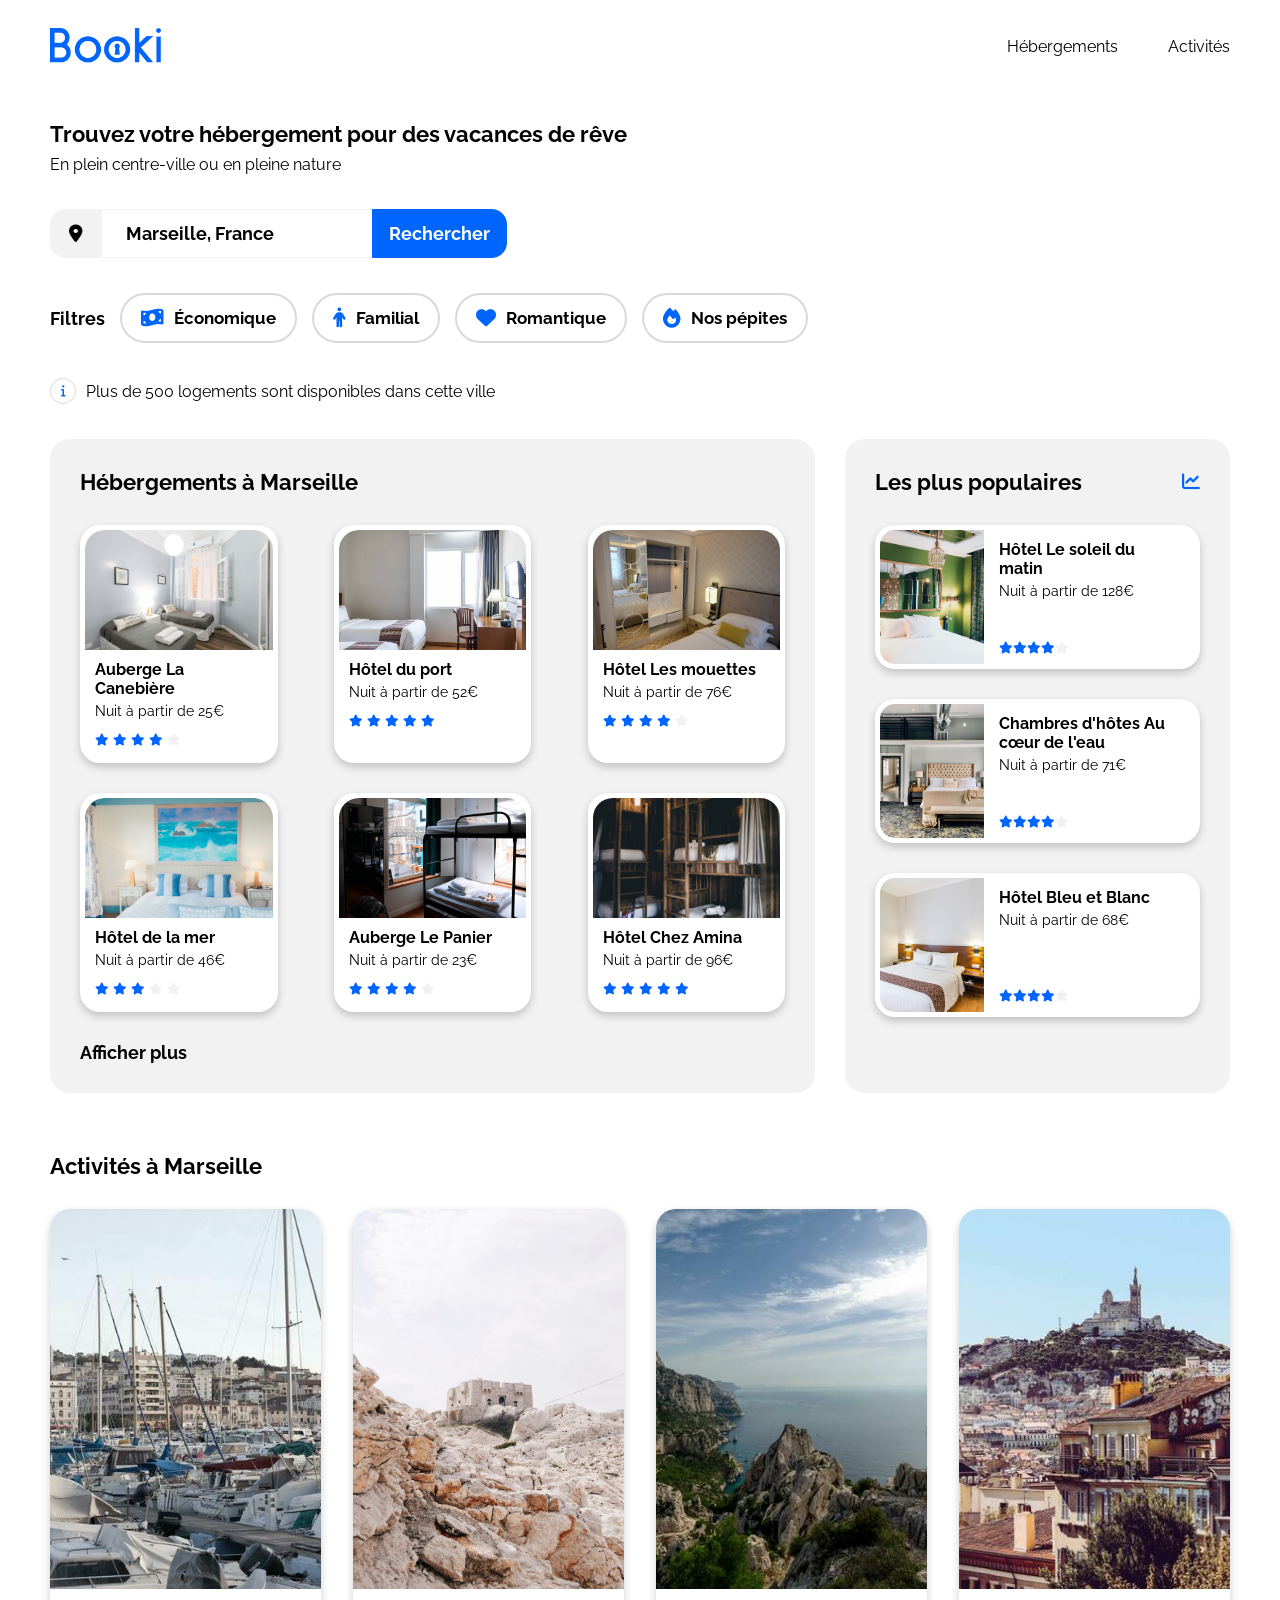
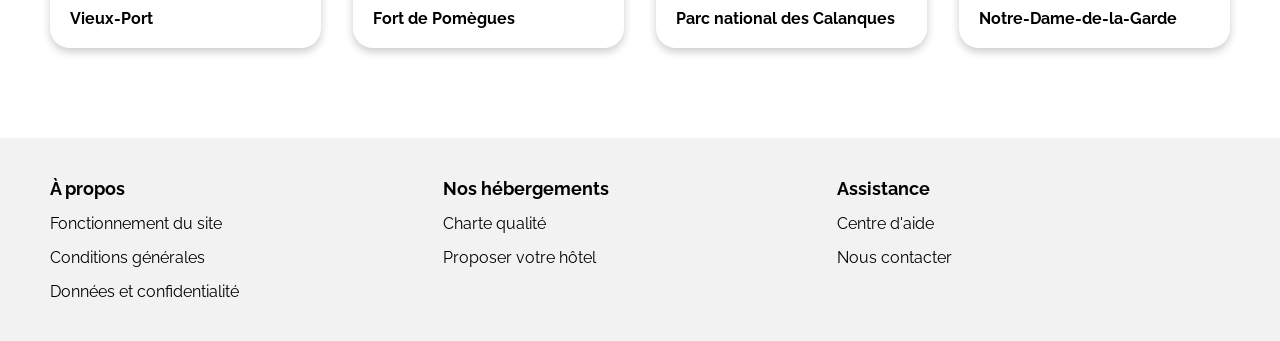
<file: index.html>
<!DOCTYPE html> 

<html lang="fr"> 
<head> 
    <meta charset="UTF-8"> 
    <meta name="viewport" content="width=device-width, initial-scale=1.0"> 
    <title>Booki</title> 
    <!-- polices google fonts -->
    <link rel="preconnect" href="https://fonts.googleapis.com"> 
    <link rel="preconnect" href="https://fonts.gstatic.com" crossorigin> 
    <link href="https://fonts.googleapis.com/css2?family=Raleway:wght@400;500;700&display=swap" rel="stylesheet"> 
    <!-- Icône global -->
    <link rel="stylesheet" href="https://cdnjs.cloudflare.com/ajax/libs/font-awesome/6.2.1/css/all.min.css" integrity="sha512-MV7K8+y+gLIBoVD59lQIYicR65iaqukzvf/nwasF0nqhPay5w/9lJmVM2hMDcnK1OnMGCdVK+iQrJ7lzPJQd1w==" crossorigin="anonymous" referrerpolicy="no-referrer">
    <link rel="stylesheet" href="style.CSS"> 
</head> 


<body> 

    <div class="main-container">
    <header class="header">
        <img src="img/Logo.png" alt="Logo Booki" class="header_logo"> 
        <nav class="header_nav"> 
            <a href="#hebergements" class="nav_link">Hébergements</a> 
            <a href="#activites" class="nav_link">Activités</a> 
        </nav> 
    </header> 

    <main> 

        <section class="search_section"> 
            <h1 class="search_title">Trouvez votre hébergement pour des vacances de rêve</h1> 
            <p class="search_subtitle">En plein centre-ville ou en pleine nature</p> 


            <form method="get" action="#" class="search_form"> 

                
                <div class="search_form_icon"> 
                    <i class="fa-solid fa-location-dot" aria-hidden="true"></i> 
                </div> 

                <input 
                    type="text" 
                    name="city" 
                    id="city" 
                    class="search_form_input" 
                    value="Marseille, France"
                > 
                
                <button type="submit" class="search_form_btn"> 
                    <span class="search_btn_text">Rechercher</span> 
                    <i class="fa-solid fa-magnifying-glass search_btn_icon" aria-hidden="true"></i> 
                </button> 

            </form> 
            
            <div class="filters_container"> 

                <h2 class="filters_title">Filtres</h2> 

                <div class="filters_list"> 

                    <button type="button" class="filter_item"> 
                        <i class="fa-solid fa-money-bill-wave filter_icon" aria-hidden="true"></i> 
                        <span class="filter_text">Économique</span> 
                    </button> 

                    <button type="button" class="filter_item"> 
                        <i class="fa-solid fa-person filter_icon" aria-hidden="true"></i> 
                        <span class="filter_text">Familial</span> 
                    </button> 

                    <button type="button" class="filter_item"> 
                        <i class="fa-solid fa-heart filter_icon" aria-hidden="true"></i> 
                        <span class="filter_text">Romantique</span> 
                    </button> 

                    <button type="button" class="filter_item"> 
                        <i class="fa-solid fa-fire filter_icon" aria-hidden="true"></i> 
                        <span class="filter_text">Nos pépites</span> 
                    </button> 

                </div> 

            </div>

            <div class="info_bar"> 

                <div class="info_icon_wrapper"> 
                    <i class="fa-solid fa-info info_icon" aria-hidden="true"></i> 
                </div> 

                <p class="info_text">Plus de 500 logements sont disponibles dans cette ville</p> 
            </div> 
        </section> 
        
        <div class="hebergements-and-populaires">
        <section class="hebergements_section">
            <h2 class="hebergements_title">Hébergements à Marseille</h2>
        
        <div class="hebergements_cards_container">

            <article class="hebergement-card">
                    <img src="img/card1.jpg" alt="Chambre avec deux lits simple" class="hebergement-img">
                <div class="hebergement-content">
                        <h3 class="hebergement-title">Auberge La Canebière</h3>
                        <p class="hebergement-subtitle">Nuit à partir de 25€</p>
                    <div class="hebergement-rating">
                        <i class="fa-solid fa-star" aria-hidden="true"></i>
                        <i class="fa-solid fa-star" aria-hidden="true"></i>
                        <i class="fa-solid fa-star" aria-hidden="true"></i>
                        <i class="fa-solid fa-star" aria-hidden="true"></i>
                        <i class="fa-solid fa-star neutral-star" aria-hidden="true"></i>
                    </div>
                </div>
            </article>

            <article class="hebergement-card">
                    <img src="img/card2.jpg" alt="Chambre lumineuse avec grand lit" class="hebergement-img">
                <div class="hebergement-content">
                        <h3 class="hebergement-title">Hôtel du port</h3>
                        <p class="hebergement-subtitle">Nuit à partir de 52€</p>
                    <div class="hebergement-rating">
                        <i class="fa-solid fa-star" aria-hidden="true"></i>
                        <i class="fa-solid fa-star" aria-hidden="true"></i>
                        <i class="fa-solid fa-star" aria-hidden="true"></i>
                        <i class="fa-solid fa-star" aria-hidden="true"></i>
                        <i class="fa-solid fa-star" aria-hidden="true"></i>
                    </div>
                </div>
            </article>

            <article class="hebergement-card">
                    <img src="img/card3.jpg" alt="Chambre avec vue mer" class="hebergement-img">
                <div class="hebergement-content">
                        <h3 class="hebergement-title">Hôtel Les mouettes</h3>
                        <p class="hebergement-subtitle">Nuit à partir de 76€</p>
                    <div class="hebergement-rating">
                        <i class="fa-solid fa-star" aria-hidden="true"></i>
                        <i class="fa-solid fa-star" aria-hidden="true"></i>
                        <i class="fa-solid fa-star" aria-hidden="true"></i>
                        <i class="fa-solid fa-star" aria-hidden="true"></i>
                        <i class="fa-solid fa-star neutral-star" aria-hidden="true"></i>
                    </div>
                </div>
            </article>

            <article class="hebergement-card">
                    <img src="img/card4.jpg" alt="Chambre décoration marine" class="hebergement-img">
                <div class="hebergement-content">
                        <h3 class="hebergement-title">Hôtel de la mer</h3>
                        <p class="hebergement-subtitle">Nuit à partir de 46€</p>
                    <div class="hebergement-rating">
                        <i class="fa-solid fa-star" aria-hidden="true"></i>
                        <i class="fa-solid fa-star" aria-hidden="true"></i>
                        <i class="fa-solid fa-star" aria-hidden="true"></i>
                        <i class="fa-solid fa-star neutral-star" aria-hidden="true"></i>
                        <i class="fa-solid fa-star neutral-star" aria-hidden="true"></i>
                    </div>
                </div>
            </article>

            <article class="hebergement-card">
                    <img src="img/card5.jpg" alt="Chambre auberge urbaine" class="hebergement-img">
                <div class="hebergement-content">
                        <h3 class="hebergement-title">Auberge Le Panier</h3>
                        <p class="hebergement-subtitle">Nuit à partir de 23€</p>
                    <div class="hebergement-rating">
                        <i class="fa-solid fa-star" aria-hidden="true"></i>
                        <i class="fa-solid fa-star" aria-hidden="true"></i>
                        <i class="fa-solid fa-star" aria-hidden="true"></i>
                        <i class="fa-solid fa-star" aria-hidden="true"></i>
                        <i class="fa-solid fa-star neutral-star" aria-hidden="true"></i>
                    </div>
                </div>
            </article>

            <article class="hebergement-card">
                    <img src="img/card6.jpg" alt="Chambre moderne" class="hebergement-img">
                <div class="hebergement-content">
                        <h3 class="hebergement-title">Hôtel Chez Amina</h3>
                        <p class="hebergement-subtitle">Nuit à partir de 96€</p>
                    <div class="hebergement-rating">
                        <i class="fa-solid fa-star" aria-hidden="true"></i>
                        <i class="fa-solid fa-star" aria-hidden="true"></i>
                        <i class="fa-solid fa-star" aria-hidden="true"></i>
                        <i class="fa-solid fa-star" aria-hidden="true"></i>
                        <i class="fa-solid fa-star" aria-hidden="true"></i>
                    </div>
                </div>
            </article>

        </div> 
        
            <a href="#" class="hebergements_more">Afficher plus</a>

        </section>      

        <section class="populaires_section">
            <div class="populaires_title">
                <h2 class="section-title">Les plus populaires</h2>
                <i class="fa-solid fa-chart-line" aria-hidden="true"></i>
            </div>

            <div class="populaires_cards">

                <article class="populaire-card">
                    <img src="img/pop1.jpg" alt="Chambre d'hôtel Le soleil du matin">
                    <div class="populaire-card-content">
                        <div class="populaire-card-txt">
                            <h3 class="card-title">Hôtel Le soleil du matin</h3>
                            <p class="card-subtitle">Nuit à partir de 128€</p>
                        </div>
                        <div class="populaire-card-rating">
                            <i class="fa-solid fa-star" aria-hidden="true"></i>
                            <i class="fa-solid fa-star" aria-hidden="true"></i>
                            <i class="fa-solid fa-star" aria-hidden="true"></i>
                            <i class="fa-solid fa-star" aria-hidden="true"></i>
                            <i class="fa-solid fa-star neutral-star" aria-hidden="true"></i>
                        </div>
                    </div>
                </article>

                <article class="populaire-card">
                    <img src="img/pop2.jpg" alt="Chambres d'hôtes Au cœur de l'eau">
                    <div class="populaire-card-content">
                        <div class="populaire-card-txt">
                            <h3 class="card-title">Chambres d'hôtes Au cœur de l'eau</h3>
                            <p class="card-subtitle">Nuit à partir de 71€</p>
                        </div>
                        <div class="populaire-card-rating">
                            <i class="fa-solid fa-star" aria-hidden="true"></i>
                            <i class="fa-solid fa-star" aria-hidden="true"></i>
                            <i class="fa-solid fa-star" aria-hidden="true"></i>
                            <i class="fa-solid fa-star" aria-hidden="true"></i>
                            <i class="fa-solid fa-star neutral-star" aria-hidden="true"></i>
                        </div>
                    </div>
                </article>

                <article class="populaire-card">
                    <img src="img/pop3.jpg" alt="Hôtel Bleu et Blanc">
                    <div class="populaire-card-content">
                        <div class="populaire-card-txt">
                            <h3 class="card-title">Hôtel Bleu et Blanc</h3>
                            <p class="card-subtitle">Nuit à partir de 68€</p>
                        </div>
                        <div class="populaire-card-rating">
                            <i class="fa-solid fa-star" aria-hidden="true"></i>
                            <i class="fa-solid fa-star" aria-hidden="true"></i>
                            <i class="fa-solid fa-star" aria-hidden="true"></i>
                            <i class="fa-solid fa-star" aria-hidden="true"></i>
                            <i class="fa-solid fa-star neutral-star" aria-hidden="true"></i>
                        </div>
                    </div>
                </article>

            </div>
        </section>

    </div> 

        <section class="activites_section">
            
            <h2 class="activites_title">Activités à Marseille</h2>
            
            <div class="activites_cards_container">

                <article class="activite-card">
                    <img src="img/activite1.jpg" alt="Vieux-Port de Marseille avec ses bateaux" class="activite-img">
                    <h3 class="activite-title">Vieux-Port</h3>
                </article>

                <article class="activite-card">
                    <img src="img/activite2.jpg" alt="Fort de Pomègues, ruines en pierre" class="activite-img">
                    <h3 class="activite-title">Fort de Pomègues</h3>
                </article>

                <article class="activite-card">
                    <img src="img/activite3.jpg" alt="Parc national des Calanques, vue sur la mer et les rochers" class="activite-img">
                    <h3 class="activite-title">Parc national des Calanques</h3>
                </article>

                <article class="activite-card">
                    <img src="img/activite4.jpg" alt="Basilique Notre-Dame-de-la-Garde" class="activite-img">
                    <h3 class="activite-title">Notre-Dame-de-la-Garde</h3>
                </article>

            </div>

        </section>
    </main> 

    <footer class="footer">
        
        <div class="footer_column">
            <h3 class="footer_title">À propos</h3>
            <ul class="footer_list">
                <li><a href="#" class="footer_link">Fonctionnement du site</a></li>
                <li><a href="#" class="footer_link">Conditions générales</a></li>
                <li><a href="#" class="footer_link">Données et confidentialité</a></li>
            </ul>
        </div>

        <div class="footer_column">
            <h3 class="footer_title">Nos hébergements</h3>
            <ul class="footer_list">
                <li><a href="#" class="footer_link">Charte qualité</a></li>
                <li><a href="#" class="footer_link">Proposer votre hôtel</a></li>
            </ul>
        </div>

        <div class="footer_column">
            <h3 class="footer_title">Assistance</h3>
            <ul class="footer_list">
                <li><a href="#" class="footer_link">Centre d'aide</a></li>
                <li><a href="#" class="footer_link">Nous contacter</a></li>  
            </ul>
        </div>

    </footer> 
    </div>

</body>
</html>
</file>
<file: style.CSS>
:root { 
    --bleu-principal: #0065FC; 
    --bleu-clair: #DEEBFF; 
    --gris: #D9D9D9; 
    --gris-clair: #F2F2F2; 
} 

body { 
    margin: 0; 
    font-family: 'Raleway', sans-serif; 
} 

.header { 
    display: flex; 
    justify-content: space-between; 
    align-items: center; 
    padding: 0 50px; 
}

.header_logo { 
    height: 35px; 
} 

.header_nav { 
    display: flex; 
    gap: 50px; 
} 

.nav_link { 
    text-decoration: none; 
    color: black; 
    padding-top: 35px; 
    padding-bottom: 35px; 
    border-top: 2px solid transparent; 
    transition: color 0.2s, border-top 0.2s; 
} 

.nav_link:hover { 
    color: var(--bleu-principal);
    border-top: 2px solid var(--bleu-principal); 
} 

.search_section { 
    padding: 30px 50px 0 50px; 
} 

.search_title { 
    font-size: 22px; 
    font-weight: 700; 
    margin: 0 0 8px 0; 
} 

.search_subtitle { 
    font-size: 16px; 
    margin: 0 0 35px 0; 
} 

.search_form { 
    display: inline-flex; 
    height: 49px; 
    max-width: 100%; 
} 

.search_form_icon { 
    background-color: var(--gris-clair); 
    border: 1px solid var(--gris-clair); 
    border-radius: 15px 0 0 15px; 
    width: 50px; 
    display: flex; 
    justify-content: center; /*horizontal*/
    align-items: center; /*vertical*/
    font-size: 18px; 
    color: black; 
} 

.search_form_input { 
    border-top: 1px solid var(--gris-clair); 
    border-bottom: 1px solid var(--gris-clair); 
    border-left: none; 
    border-right: none; 
    padding: 0 24px; 
    font-family: 'Raleway', sans-serif; 
    font-size: 18px; 
    font-weight: 700; 
    color: black; 
    outline: none; 
} 

.search_form_btn { 
    background-color: var(--bleu-principal); 
    border: 1px solid var(--bleu-principal); 
    border-radius: 0 15px 15px 0;
    color: white; 
    cursor: pointer; 
    font-family: 'Raleway', sans-serif;
    font-size: 18px; 
    font-weight: 700; 
    padding: 0 16px; 
    display: flex; 
    justify-content: center; 
    align-items: center;
    transition: background-color 0.2s ease; 
}

.search_form_btn:hover { 
    background-color: #0056b3;
}

.search_btn_text { 
    display: inline;
}

.search_btn_icon { 
    display: none; 
} 

.filters_container { 
    display: flex; 
    align-items: center; 
    gap: 15px; 
    margin-top: 35px; 
    margin-bottom: 35px; 
} 

.filters_title { 
    font-size: 18px; 
    font-weight: 700; 
    margin: 0; 
} 

.filters_list { 
    display: flex; 
    flex-wrap: wrap; 
    gap: 15px; 
} 

.filter_item { 
    display: flex; 
    align-items: center; 
    gap: 10px; 
    height: 50px; 
    padding: 0 19px; 
    background-color: white; 
    border: 2px solid var(--gris); 
    border-radius: 25px; 
    font-family: 'Raleway', sans-serif; 
    font-size: 17px; 
    font-weight: 700; 
    color: black; 
    cursor: pointer; 
    transition: background-color 0.2s ease; 
} 

.filter_item:hover { 
    background-color: var(--bleu-clair); 
} 

.filter_icon { 
    color: var(--bleu-principal); 
    font-size: 20px; 
} 

.info_bar { 
    display: flex; 
    align-items: center; 
    gap: 10px; 
    margin-bottom: 35px; 
} 

.info_icon_wrapper { 
    width: 24px; 
    height: 24px; 
    min-width: 24px; 
    border: 1px solid var(--gris); 
    border-radius: 50%; 
    display: flex; 
    justify-content: center; 
    align-items: center; 
} 

.info_icon { 
    color: var(--bleu-principal); 
    font-size: 12px; 
} 

.info_text { 
    font-size: 16px; 
    margin: 0; 
} 

.hebergement-card {
    background-color: white; 
    box-sizing: border-box;
    border-radius: 20px; 
    padding: 5px; 
    box-shadow: 0 4px 8px 0 rgba(0,0,0,0.2); 
    display: flex;
    flex-direction: column; 
    width: 28%; 
    transition: 0.3s; 
}

.hebergement-card:hover {
    box-shadow: 0 8px 16px 0 rgba(0,0,0,0.2);
}

.hebergement-img {
    width: 100%; 
    height: 120px; 
    object-fit: cover; 
    border-top-left-radius: 20px; 
    border-top-right-radius: 20px;
}

.hebergement-content {
    padding: 10px; 
}

.hebergement-title {
    font-size: 16px;
    font-weight: 700;
    margin: 0;
}

.hebergement-subtitle {
    font-size: 14px;
    margin: 5px 0;
}

.hebergement-rating {
    margin-top: 10px;
}

.hebergement-rating .fa-star {
    color: var(--bleu-principal); 
    font-size: 12px;
}

.hebergement-rating .neutral-star {
    color: var(--gris-clair); 
}

.hebergements_section {
    background-color: var(--gris-clair);
    border-radius: 20px;
    padding: 30px;
    width: 65%;
}

.hebergements_title {
    margin-top: 0;
    margin-bottom: 30px;
    font-size: 22px;
}

.hebergements_cards_container {
    display: flex; 
    flex-wrap: wrap; 
    justify-content: space-between; 
    gap: 30px; 
}

.hebergements_more {
    display: inline-block;
    margin-top: 30px;
    font-weight: 700;
    font-size: 18px;
    color: black;
    text-decoration: none; 
}

.hebergements_more:hover {
    text-decoration: underline; 
}

.activites_section {
    padding: 30px 50px; 
}

.activites_title {
    margin-top: 0;
    margin-bottom: 30px;
    font-size: 22px;
}

.activites_cards_container {
    display: flex;
    justify-content: space-between; 
    gap: 30px; 
}

.activite-card {
    background-color: white;
    border-radius: 20px;
    box-shadow: 0 4px 8px 0 rgba(0,0,0,0.2); 
    display: flex;
    flex-direction: column;
    width: 23%; 
    transition: 0.3s;
}

.activite-card:hover {
    box-shadow: 0 8px 16px 0 rgba(0,0,0,0.2);
}

.activite-img {
    width: 100%;
    height: 380px; 
    object-fit: cover; 
    border-top-left-radius: 20px; 
    border-top-right-radius: 20px; 
}


.activite-title {
    padding: 20px; 
    margin: 0;
    font-size: 16px;
    font-weight: 700;
}

.hebergements-and-populaires {
    display: flex;
    justify-content: space-between;
    gap: 30px;
    margin: 0 50px 30px 50px;
}

.populaires_section {
    width: 35%;
    background-color: var(--gris-clair);
    border-radius: 20px;
    padding: 30px;
    box-sizing: border-box;
}

.populaires_title {
    display: flex;
    justify-content: space-between;
    align-items: center;
    margin-bottom: 30px;
}

.populaires_title .section-title {
    margin: 0;
    font-size: 22px;
}

.populaires_title i {
    color: var(--bleu-principal);
    font-size: 18px;
}

.populaires_cards {
    display: flex;
    flex-direction: column;
    gap: 30px;
}

.populaire-card {
    background-color: white;
    border-radius: 20px;
    padding: 5px;
    box-shadow: 0 4px 8px 0 rgba(0,0,0,0.2);
    display: flex;
    flex-direction: row;
    height: 144px;
    box-sizing: border-box;
    transition: 0.3s;
}

.populaire-card:hover {
    box-shadow: 0 8px 16px 0 rgba(0,0,0,0.2);
}

.populaire-card img {
    width: 33%;
    height: 100%;
    object-fit: cover;
    border-top-left-radius: 15px;
    border-bottom-left-radius: 15px;
}

.populaire-card-content {
    width: 67%;
    padding: 10px 15px;
    display: flex;
    flex-direction: column;
    justify-content: space-between;
    box-sizing: border-box;
}

.populaire-card-txt .card-title {
    font-size: 16px;
    font-weight: 700;
    margin: 0 0 5px 0;
}

.populaire-card-txt .card-subtitle {
    font-size: 14px;
    margin: 0;
}

.populaire-card-rating {
    display: flex;
}

.populaire-card-rating i {
    color: var(--bleu-principal);
    font-size: 12px;
}

.populaire-card-rating .neutral-star {
    color: var(--gris-clair);
}

.footer {
    display: flex; 
    background-color: var(--gris-clair); 
    padding: 40px 50px; 
    margin-top: 60px; 
}

.footer_column {
    flex: 1; 
    display: flex;
    flex-direction: column; 
}

.footer_title {
    font-size: 18px;
    font-weight: 700;
    margin-top: 0;
    margin-bottom: 15px; 
}

.footer_list {
    list-style-type: none;
    padding-left: 0; 
    margin: 0; 
    display: flex;
    flex-direction: column;
    gap: 15px; 
}

.footer_link {
    text-decoration: none; 
    color: black; 
}

.footer_link:hover {
    text-decoration: underline; 
}

.main-container {
    max-width: 1440px; 
    min-width: 320px;  
    margin: 0 auto;    
    box-sizing: border-box;
}

@media (max-width: 1024px) {

    .main-container {
        margin: auto;
    }

    .filters_container {
        flex-direction: column;
        align-items: flex-start;
    }

    .activite-img {
        height: 200px;
    }

    .hebergements-and-populaires {
        flex-direction: column;
    }

    .hebergements_section {
        width: 100%;
    }

    .populaires_section {
        width: 100%;
    }

    .populaires_cards {
        flex-direction: row;
        justify-content: space-between;
    }

    .populaire-card {
        width: 31%;
        height: auto; 
    }

    .populaire-card-txt .card-title {
        font-size: 14px;
    }
}


@media (max-width: 767px) {
    .header {
        flex-direction: column;
        padding: 0;
        align-items: center; 
    }

    .header_logo {
        margin-top: 30px;
        margin-bottom: 30px;
    }

    .header_nav {
        width: 100%;
        gap: 0;
    }

    .nav_link {
        width: 50%;
        text-align: center;
        padding-top: 15px; 
        padding-bottom: 15px; 
        border-top: none; 
        border-bottom: 2px solid var(--gris-clair); 
    }

    .nav_link:hover {
        border-top: none;
        border-bottom: 2px solid var(--bleu-principal); 
    }

    .search_section {
        padding: 30px 20px 0 20px; 
    }

    .search_form {
        width: 100%;
        display: flex;
    }

    .search_form_input {
        min-width: 0;
        width: 100%;
        flex: 1; 
    }

    .search_btn_text {
        display: none; 
    }

    .search_btn_icon {
        display: block; 
    }

    .search_form_btn {
        border-radius: 15px; 
        padding: 0 20px;
    }

    .filters_container {
        flex-direction: column; 
        align-items: flex-start; 
        padding: 0;
    }

    .filter_item {
        width: calc(50% - 5px);
        font-size: 14px;
        padding: 0 12px;
        gap: 8px;  
        box-sizing: border-box;
    }

    .filters_list {
        width: 100%;
        gap: 10px;
    }

    .info_bar {
        padding: 0;
    }

    .hebergements-and-populaires {
        flex-direction: column-reverse; 
        margin: 0; 
        gap: 0; 
    }

    .populaires_section {
        width: 100%;
        border-radius: 0; 
        padding: 30px 20px;
        margin-right: 0px;
    }

    .populaires_cards {
        flex-direction: column; 
    }

    .populaire-card {
        width: 100%; 
    }

    .hebergements_section {
        width: 100%;
        background-color: transparent; 
        padding: 30px 20px;
        box-sizing: border-box;
    }

    .hebergements_cards_container {
        flex-direction: column; 
    }

    .hebergement-card {
        width: 100%; 
    }

    .activites_section {
        padding: 30px 20px; 
    }

    .activites_cards_container {
        flex-direction: column; 
        gap: 15px;
    }

    .activite-card {
        width: 100%; 
    }

    .activite-img {
        height: 141px; 
    }

    .footer {
        flex-direction: column; 
        padding: 30px;
        gap: 50px; 
        margin-top: 35px;
    }

}
</file>
